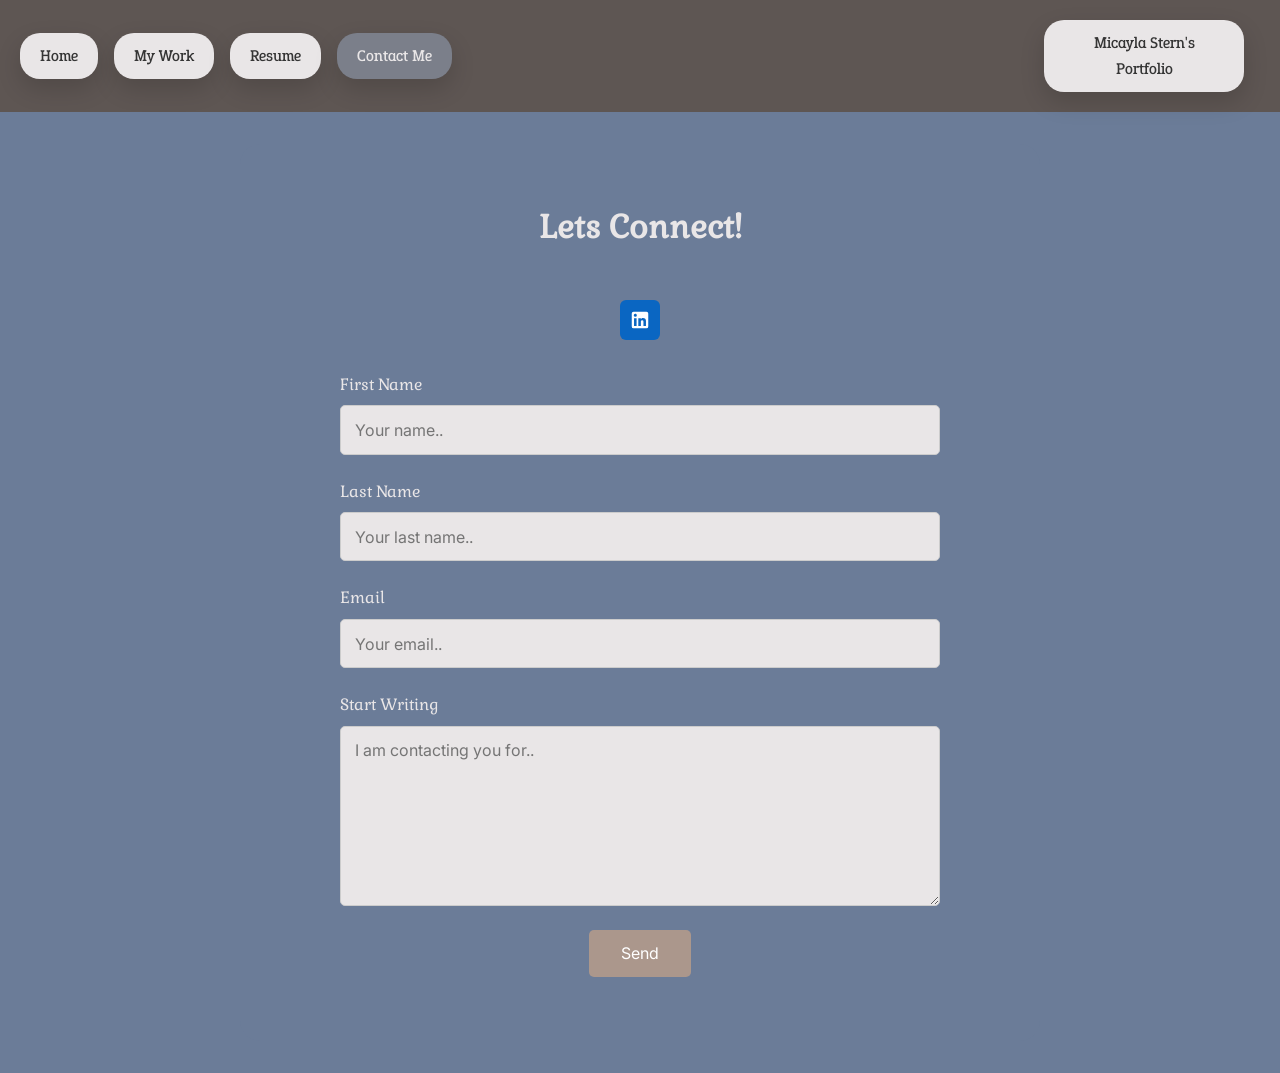
<file: contact.html>
<!DOCTYPE HTML>
<HTML lang="en">
    <head>
        <title>Micayla Stern's Portfolio</title>
        
        <!-- meta tags -->
        <meta charset="us-ascii"><meta content="width=device-width, initail-scale=1.0" name="viewport">
        
        <!-- Style and java script sheets-->
        <link href="./style.css" rel="stylesheet" />
        <!-- ADD JAVA LATER-->
    </head>

    <body>
        <nav>
        <ul>
            <li><a href="index.html" class="boxed-text">Home</a></li>
            <li><a href="projects.html" class="boxed-text">My Work</a></li>
            <li><a href="resume.html" class="boxed-text">Resume</a></li>
            <li><a href="contact.html" class="current">Contact Me</a></li>
            <li><a href="#" class="logo">Micayla Stern's Portfolio</a></li>
        </ul>
    </nav>

    
    
    <div class="mail">
        
        <form id="mail">
            <h1>Lets Connect!</h1>
            <section id="linkedin">
                <a href="https://www.linkedin.com/in/micayla-stern/" 
                target="_blank" 
                rel="noopener noreferrer" 
                aria-label="Connect on LinkedIn"
                style="display: inline-flex; align-items: center; justify-content: center; width: 40px; height: 40px; background-color: #0A66C2; color: #ffffff; border-radius: 6px; text-decoration: none;">
                    <svg xmlns="http://w3.org" width="22" height="22" fill="currentColor" viewBox="0 0 24 24">
                        <path d="M19 3a2 2 0 0 1 2 2v14a2 2 0 0 1-2 2H5a2 2 0 0 1-2-2V5a2 2 0 0 1 2-2h14m-.5 15.5v-5.3a3.26 3.26 0 0 0-3.26-3.26c-.85 0-1.84.52-2.28 1.3v-1.11h-2.79v8.37h2.79v-4.93c0-.77.62-1.4 1.39-1.4a1.4 1.4 0 0 1 1.4 1.4v4.93h2.75M6.88 8.56a1.68 1.68 0 0 0 1.68-1.68c0-.93-.75-1.69-1.68-1.69a1.69 1.69 0 0 0-1.69 1.69c0 .93.76 1.68 1.69 1.68m1.39 9.94v-8.37H5.5v8.37h2.77z"/>
                    </svg>
                </a>
            </section>
             <div class="form-group">
                <label for="fname">First Name</label>
                <input type="text" id="fname" placeholder="Your name..">
            </div>

            <div class="form-group">
                <label for="lname">Last Name</label>
                <input type="text" id="lname" placeholder="Your last name..">
            </div>

            <div class="form-group">
                <label for="email">Email</label>
                <input type="text" id="email" placeholder="Your email..">
            </div>

            <div class="form-group">
                <label for="subject">Start Writing</label>
                <textarea id="subject" placeholder="I am contacting you for.."></textarea>
            </div>

            <input type="submit" value="Send">
        
        </form>
        </div>
        
    </body>
</HTML>
</file>
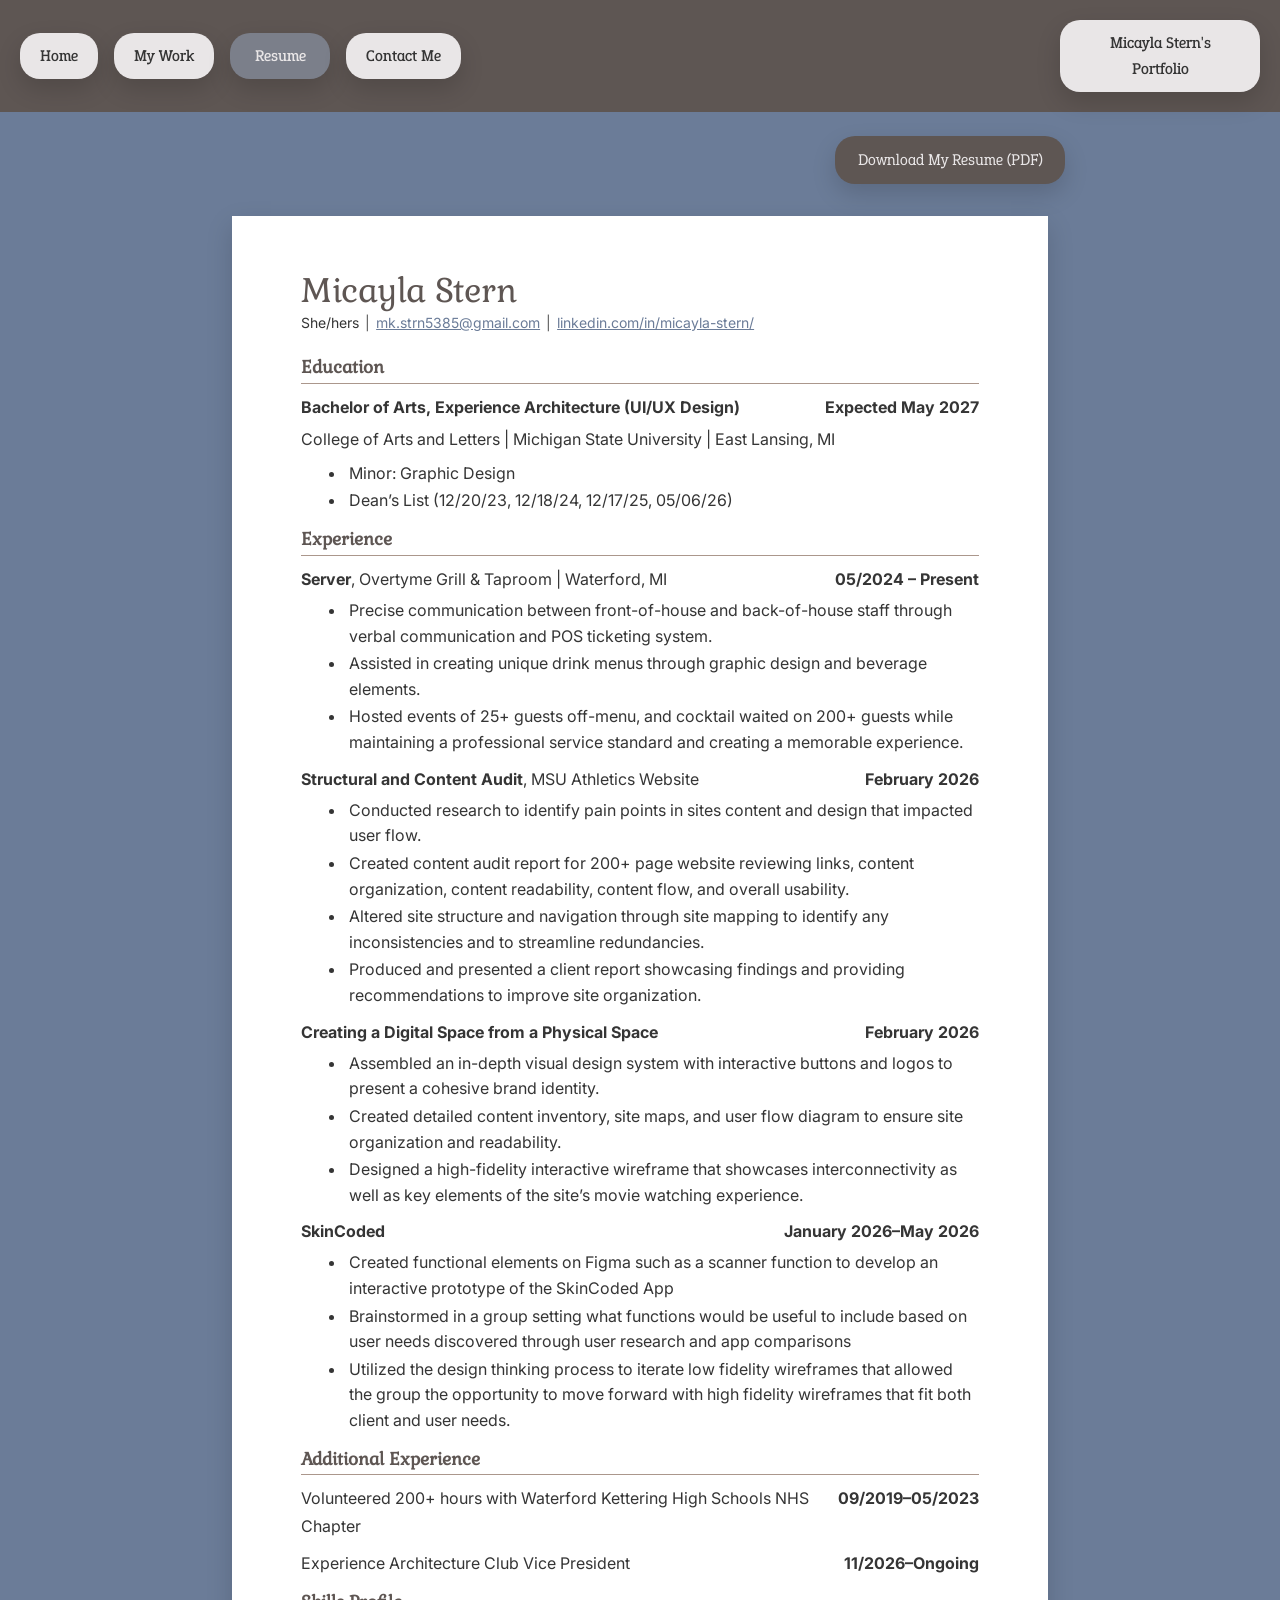
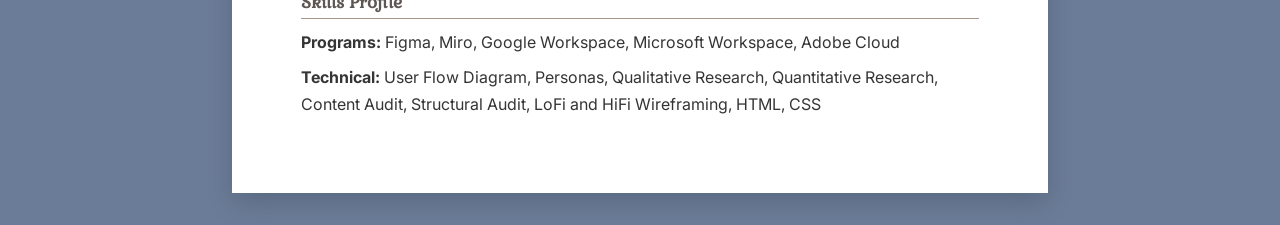
<file: resume.html>
<!DOCTYPE html>
<html lang="en">
<head>
  <meta charset="UTF-8">
  <meta name="viewport" content="width=device-width, initial-scale=1.0">
  <meta name="description" content="Micayla Stern — Experience Architecture and UI/UX Design resume">
  <title>Micayla Stern | Resume</title>
  <link rel="stylesheet" href="resume.css">
</head>
<body>


      <!-- Navigation -->
    <nav>
        <ul>
            <li><a href="index.html" class="boxed-text">Home</a></li>
            <li><a href="projects.html" class="boxed-text">My Work</a></li>
            <li><a href="resume.html" class="current">Resume</a></li>
            <li><a href="contact.html" class="boxed-text">Contact Me</a></li>
            <li><a href="index.html" class="logo">Micayla Stern's Portfolio</a></li>
        </ul>
    </nav>


    <!-- Begin Resume-->
     
    <div class="resume-download-bar">
        <a href="Resume 2026_Micayla Stern.pdf"
            class="resume-download"
            download>
            Download My Resume (PDF)
        </a>
    </div>

  <main class="resume">

    <header class="resume-header">
      <h1>Micayla Stern</h1>
      <p class="contact">
        She/hers <span class="separator">|</span>
        <a href="mailto:mk.strn5385@gmail.com">mk.strn5385@gmail.com</a>
        <span class="separator">|</span>
        <a href="https://linkedin.com/in/micayla-stern/" target="_blank" rel="noopener noreferrer">linkedin.com/in/micayla-stern/</a>
      </p>
    </header>

    <section class="resume-section">
      <h2>Education</h2>
      <div class="entry">
        <div class="entry-heading">
          <p><strong>Bachelor of Arts, Experience Architecture (UI/UX Design)</strong></p>
          <p class="date">Expected May 2027</p>
        </div>
        <p class="subheading">College of Arts and Letters | Michigan State University | East Lansing, MI</p>
        <ul>
          <li>Minor: Graphic Design</li>
          <li>Dean’s List (12/20/23, 12/18/24, 12/17/25, 05/06/26)</li>
        </ul>
      </div>
    </section>

    <section class="resume-section">
      <h2>Experience</h2>

      <div class="entry">
        <div class="entry-heading">
          <p><strong>Server</strong>, Overtyme Grill &amp; Taproom | Waterford, MI</p>
          <p class="date">05/2024 – Present</p>
        </div>
        <ul>
          <li>Precise communication between front-of-house and back-of-house staff through verbal communication and POS ticketing system.</li>
          <li>Assisted in creating unique drink menus through graphic design and beverage elements.</li>
          <li>Hosted events of 25+ guests off-menu, and cocktail waited on 200+ guests while maintaining a professional service standard and creating a memorable experience.</li>
        </ul>
      </div>

      <div class="entry">
        <div class="entry-heading">
          <p><strong>Structural and Content Audit</strong>, MSU Athletics Website</p>
          <p class="date">February 2026</p>
        </div>
        <ul>
          <li>Conducted research to identify pain points in sites content and design that impacted user flow.</li>
          <li>Created content audit report for 200+ page website reviewing links, content organization, content readability, content flow, and overall usability.</li>
          <li>Altered site structure and navigation through site mapping to identify any inconsistencies and to streamline redundancies.</li>
          <li>Produced and presented a client report showcasing findings and providing recommendations to improve site organization.</li>
        </ul>
      </div>

      <div class="entry">
        <div class="entry-heading">
          <p><strong>Creating a Digital Space from a Physical Space</strong></p>
          <p class="date">February 2026</p>
        </div>
        <ul>
          <li>Assembled an in-depth visual design system with interactive buttons and logos to present a cohesive brand identity.</li>
          <li>Created detailed content inventory, site maps, and user flow diagram to ensure site organization and readability.</li>
          <li>Designed a high-fidelity interactive wireframe that showcases interconnectivity as well as key elements of the site’s movie watching experience.</li>
        </ul>
      </div>

      <div class="entry">
        <div class="entry-heading">
          <p><strong>SkinCoded</strong></p>
          <p class="date">January 2026–May 2026</p>
        </div>
        <ul>
          <li>Created functional elements on Figma such as a scanner function to develop an interactive prototype of the SkinCoded App</li>
          <li>Brainstormed in a group setting what functions would be useful to include based on user needs discovered through user research and app comparisons</li>
          <li>Utilized the design thinking process to iterate low fidelity wireframes that allowed the group the opportunity to move forward with high fidelity wireframes that fit both client and user needs.</li>
        </ul>
      </div>
    </section>

    <section class="resume-section">
      <h2>Additional Experience</h2>
      <div class="entry">
        <div class="entry-heading">
          <p>Volunteered 200+ hours with Waterford Kettering High Schools NHS Chapter</p>
          <p class="date">09/2019–05/2023</p>
        </div>
      </div>
      <div class="entry">
        <div class="entry-heading">
          <p>Experience Architecture Club Vice President</p>
          <p class="date">11/2026–Ongoing</p>
        </div>
      </div>
    </section>

    <section class="resume-section">
      <h2>Skills Profile</h2>
      <p class="skill-line"><strong>Programs:</strong> Figma, Miro, Google Workspace, Microsoft Workspace, Adobe Cloud</p>
      <p class="skill-line"><strong>Technical:</strong> User Flow Diagram, Personas, Qualitative Research, Quantitative Research, Content Audit, Structural Audit, LoFi and HiFi Wireframing, HTML, CSS</p>
    </section>
  </main>
</body>
</html>
</file>
<file: style.css>
/* ========================================
   1. GOOGLE FONTS
======================================== */

@import url('https://fonts.googleapis.com/css2?family=Epunda+Slab:wght@300..900&family=Gabriela&family=Inter:wght@400;500;600;700&display=swap');


/* ========================================
   2. ROOT VARIABLES
======================================== */

:root {
    /* Colors */
    --color-blue: #6B7C98;
    --color-dark: #5E5653;
    --color-gray: #7B7F8A;
    --color-gray-dark: #646770;
    --color-cream: #E9E6E7;
    --color-tan: #AB978C;
    --color-text: #353535;

    /* Fonts */
    --font-heading: 'Gabriela', serif;
    --font-nav: 'Epunda Slab', serif;
    --font-body: 'Inter', sans-serif;

    /* Spacing */
    --spacing-xs: 0.5rem;
    --spacing-sm: 1rem;
    --spacing-md: 1.5rem;
    --spacing-lg: 2rem;
    --spacing-xl: 3rem;
    --spacing-2xl: 4rem;

    /* Borders and shadows */
    --border-radius: 20px;
    --border-width: 5px;
    --shadow: 0 10px 25px rgba(0, 0, 0, 0.15);
}


/* ========================================
   3. GLOBAL STYLES
======================================== */

* {
    box-sizing: border-box;
}

html {
    scroll-behavior: smooth;
}

body {
    margin: 0;
    padding: 0;
    background-color: var(--color-blue);
    color: var(--color-text);
    font-family: var(--font-body);
    font-size: 1rem;
    line-height: 1.6;
}

img {
    display: block;
    max-width: 100%;
    height: auto;
}

h1, h2, h3, h4 {
    font-family: var(--font-heading);
    line-height: 1.2;
    margin-top: 0;
}

p {
    font-family: var(--font-body);
    font-size: 1rem;
    line-height: 1.7;
    margin-top: 0;
}

/* ========================================
   4. NAVIGATION 
======================================== */

nav {
    position: sticky;
    top: 0;
    z-index: 100;
}

nav ul {
    display: flex;
    flex-direction: row;
    align-items: center;
    justify-content: center;
    gap: var(--spacing-xs);
    background-color: var(--color-dark);
    margin: 0;
    padding: var(--spacing-sm);
    list-style: none;
}

nav ul li {
    list-style: none;
}

nav ul li a {
    display: block;
    padding: 0.65rem 1.25rem;
    margin: 0.25rem;
    border-radius: var(--border-radius);
    text-decoration: none;
    text-align: center;
    color: var(--color-text);
    background-color: var(--color-cream);
    font-family: var(--font-nav);
    font-weight: 500;
    box-shadow: var(--shadow);
    transition: background-color 0.2s ease, color 0.2s ease;
}

nav ul li a:hover,
nav ul li a:focus-visible {
    background-color: var(--color-gray);
    color: var(--color-cream);
}

/* Current page */

nav ul li a.current {
    background-color: var(--color-gray);
    color: var(--color-cream);
    min-width: 100px;
}

/* Hover and keyboard focus */

nav ul li a:hover,
nav ul li a:focus-visible {
    background-color: var(--color-gray);
    color: var(--color-cream);
}

nav ul li a.current:hover {
    background-color: var(--color-gray-dark);
}

/* Logo */

.logo {
    background-color: var(--color-cream);
    width: 200px;
    border-radius: var(--border-radius);
    text-align: center;
    box-shadow: var(--shadow);
}


/* ========================================
   5. MAIN HEADINGS
======================================== */

/* Accessibility motto / Hero section */

#dp {
    font-family: var(--font-heading);
    text-align: center;
    color: var(--color-cream);
    padding: var(--spacing-xl) var(--spacing-md);
}

#dp h1 {
    font-size: clamp(2.25rem, 6vw, 4rem);
    margin-bottom: var(--spacing-sm);
}

#dp h2 {
    font-size: clamp(1.5rem, 4vw, 2.5rem);
    margin-bottom: var(--spacing-md);
}

/* General section heading */

.heading {
    font-family: var(--font-heading);
    text-align: center;
    color: var(--color-cream);
    font-size: clamp(1.75rem, 4vw, 2.75rem);
    line-height: 1.3;
    padding: var(--spacing-lg) var(--spacing-sm);
    margin: 0;
}

/* ========================================
   6. MINI ABOUT ME
======================================== */

#sm-abt-me {
    display: flex;
    flex-wrap: wrap;
    justify-content: center;
    align-items: center;
    gap: var(--spacing-xl);
    margin: var(--spacing-lg) auto;
    padding: 0 var(--spacing-lg);
    max-width: 1200px;
}

#sm-abt-me img {
    width: 100%;
    max-width: 400px;
    border: var(--border-width) solid var(--color-dark);
    border-radius: var(--border-radius);
    box-shadow: var(--shadow);
    object-fit: cover;
}

#sm-abt-me div {
    flex: 1 1 300px;
    max-width: 500px;
    padding: var(--spacing-lg);
    border: var(--border-width) solid var(--color-tan);
    border-radius: var(--border-radius);
    background-color: var(--color-cream);
    box-shadow: var(--shadow);
}

#sm-abt-me p {
    font-family: var(--font-body);
    font-size: 1rem;
    line-height: 1.8;
    text-align: left;
    text-indent: 1.5em;
    margin: 0;
}


/* ========================================
   7. PORTFOLIO PREVIEW
======================================== */

#sp div {
    display: flex;
    flex-wrap: wrap;
    justify-content: center;
    align-items: center;
    gap: var(--spacing-lg);
    margin: var(--spacing-lg) auto;
    padding: 0 var(--spacing-md);
}

#sp p {
    display: flex;
    align-items: center;
    justify-content: center;
    text-align: center;
    font-size: 1rem;
    line-height: 1.5;
    padding: var(--spacing-lg);
    margin: 0;
    width: 160px;
    min-height: 160px;
    border: var(--border-width) solid var(--color-tan);
    border-radius: 50%;
    background-color: var(--color-cream);
    box-shadow: var(--shadow);
}


/* ========================================
   8. PRIMARY SKILLS
======================================== */

#ps div {
    display: flex;
    flex-wrap: wrap;
    justify-content: center;
    align-items: center;
    gap: var(--spacing-lg);
    margin: var(--spacing-lg) auto;
    padding: 0 var(--spacing-md);
}

#ps p {
    display: flex;
    align-items: center;
    justify-content: center;
    text-align: center;
    font-size: 1rem;
    line-height: 1.5;
    padding: var(--spacing-lg);
    margin: 0;
    width: 160px;
    min-height: 120px;
    border: var(--border-width) solid var(--color-tan);
    border-radius: var(--border-radius);
    background-color: var(--color-cream);
    box-shadow: var(--shadow);
}


/* ========================================
   9. SECONDARY SKILLS
======================================== */

#ss div {
    display: flex;
    flex-wrap: wrap;
    justify-content: center;
    align-items: center;
    gap: var(--spacing-lg);
    margin: var(--spacing-lg) auto;
    padding: 0 var(--spacing-md);
}

#ss p {
    display: flex;
    align-items: center;
    justify-content: center;
    text-align: center;
    font-size: 1rem;
    line-height: 1.5;
    padding: var(--spacing-lg);
    margin: 0;
    width: 160px;
    min-height: 120px;
    border: var(--border-width) solid var(--color-tan);
    border-radius: var(--border-radius);
    background-color: var(--color-cream);
    box-shadow: var(--shadow);
}

/* =======================
    10. Beyond the Screen 
==========================*/

#beyond > div {
    display: flex;
    flex-wrap: wrap;
    justify-content: center;
    align-items: center;
    gap: var(--spacing-lg);
    margin: var(--spacing-lg) auto;
    padding: 0 var(--spacing-md);
}

#beyond p {
    display: flex;
    align-items: center;
    justify-content: center;
    text-align: center;
    font-size: 1rem;
    line-height: 1.5;
    padding: var(--spacing-lg);
    margin: 0;
    width: 160px;
    min-height: 120px;
    border: var(--border-width) solid var(--color-tan);
    border-radius: var(--border-radius);
    background-color: var(--color-cream);
    box-shadow: var(--shadow);
}

#beyond img {
    width: 160px;
    height: 160px;
    object-fit: cover;
    border: var(--border-width) solid var(--color-tan);
    border-radius: 50%;
    background-color: var(--color-cream);
    box-shadow: var(--shadow);
    transition: transform 0.2s ease;
}

#beyond img:hover {
    transform: scale(1.05);
}

/* ========================================
   10. CONTACT FORM
======================================== */

/* Main form container */

.mail {
    max-width: 800px;
    width: calc(100% - 2rem);
    margin: var(--spacing-lg) auto;
    padding: var(--spacing-lg);
    border-radius: var(--border-radius);
    background-color: var(--color-blue);
}

/* Form layout */

#mail {
    display: flex;
    flex-direction: column;
    align-items: center;
    font-family: var(--font-heading);
    color: var(--color-cream);
    padding: var(--spacing-lg);
}

/* Form groups */

.form-group {
    display: flex;
    flex-direction: column;
    width: 100%;
    max-width: 600px;
    margin-bottom: var(--spacing-md);
}

/* Labels */

.form-group label {
    text-align: left;
    font-size: 1rem;
    margin-bottom: var(--spacing-xs);
}

/* Inputs */

.form-group input,
.form-group textarea {
    width: 100%;
    padding: 0.85rem;
    border: 1px solid #ccc;
    border-radius: 5px;
    font-family: var(--font-body);
    font-size: 1rem;
    background-color: var(--color-cream);
}

/* Message box */

.form-group textarea {
    min-height: 180px;
    resize: vertical;
}

/* Submit button */

#mail input[type="submit"] {
    background-color: var(--color-tan);
    color: white;
    padding: 0.85rem 2rem;
    border: none;
    border-radius: 5px;
    font-size: 1rem;
    font-family: var(--font-body);
    cursor: pointer;
    transition: background-color 0.2s ease;
}

#mail input[type="submit"]:hover,
#mail input[type="submit"]:focus-visible {
    background-color: var(--color-dark);
}


/* ========================================
   11. CONTACT PAGE
======================================== */

#linkedin {
    margin: var(--spacing-lg);
}


/* ========================================
   12. ACCESSIBILITY
======================================== */

a:focus-visible,
button:focus-visible,
input:focus-visible,
textarea:focus-visible {
    outline: 3px solid var(--color-cream);
    outline-offset: 3px;
}


/* ========================================
   13. RESPONSIVE DESIGN
======================================== */

/* Tablets and small laptops */

@media screen and (min-width: 600px) {

    nav ul {
        flex-direction: row;
        justify-content: flex-start;
        flex-wrap: wrap;
    }

    nav ul li:last-child {
        margin-left: auto;
        padding-right: var(--spacing-sm);
    }

    #sm-abt-me {
        gap: var(--spacing-lg);
    }

}

/* Desktop */

@media screen and (min-width: 900px) {

    #sm-abt-me {
        gap: var(--spacing-2xl);
    }

    #sp div,
    #ps div,
    #ss div {
        gap: var(--spacing-xl);
    }

}

/* Mobile devices */

@media screen and (max-width: 599px) {

    nav ul {
        gap: 0.25rem;
    }

    nav ul li a {
        margin: 0.2rem;
        padding: 0.55rem 1rem;
    }

    #dp {
        padding: var(--spacing-lg) var(--spacing-sm);
    }

    #sm-abt-me {
        flex-direction: column;
        gap: var(--spacing-lg);
        margin: var(--spacing-md) auto;
        padding: 0 var(--spacing-sm);
    }

    #sm-abt-me img {
        max-width: 100%;
    }

    #sm-abt-me div {
        width: 100%;
        padding: var(--spacing-md);
    }

    #sm-abt-me p {
        font-size: 0.95rem;
    }

    #sp div,
    #ps div,
    #ss div {
        gap: var(--spacing-md);
        margin: var(--spacing-md) auto;
    }

    #sp p {
        width: 135px;
        min-height: 135px;
        padding: var(--spacing-sm);
        font-size: 0.9rem;
    }

    #ps p,
    #ss p {
        width: 135px;
        min-height: 110px;
        padding: var(--spacing-sm);
        font-size: 0.9rem;
    }

    .mail {
        padding: var(--spacing-sm);
    }

    #mail {
        padding: var(--spacing-sm);
    }

    #linkedin {
        margin: var(--spacing-sm);
    }

}
</file>
<file: resume.css>
/* ========================================
   1. GOOGLE FONTS
======================================== */

@import url('https://fonts.googleapis.com/css2?family=Epunda+Slab:wght@300..900&family=Gabriela&family=Inter:wght@400;500;600;700&display=swap');


/* ========================================
   2. ROOT VARIABLES
======================================== */

:root {
    /* Colors */
    --color-blue: #6B7C98;
    --color-dark: #5E5653;
    --color-gray: #7B7F8A;
    --color-gray-dark: #646770;
    --color-cream: #E9E6E7;
    --color-tan: #AB978C;
    --color-text: #353535;

    /* Fonts */
    --font-heading: 'Gabriela', serif;
    --font-nav: 'Epunda Slab', serif;
    --font-body: 'Inter', sans-serif;

    /* Spacing */
    --spacing-xs: 0.5rem;
    --spacing-sm: 1rem;
    --spacing-md: 1.5rem;
    --spacing-lg: 2rem;
    --spacing-xl: 3rem;
    --spacing-2xl: 4rem;

    /* Borders and shadows */
    --border-radius: 20px;
    --border-width: 5px;
    --shadow: 0 10px 25px rgba(0, 0, 0, 0.15);
}


/* ========================================
   3. GLOBAL STYLES
======================================== */

* {
    box-sizing: border-box;
}

html {
    scroll-behavior: smooth;
}

body {
    margin: 0;
    padding: 0;
    background-color: var(--color-blue);
    color: var(--color-text);
    font-family: var(--font-body);
    font-size: 1rem;
    line-height: 1.6;
}

img {
    display: block;
    max-width: 100%;
    height: auto;
}

h1, h2, h3, h4 {
    font-family: var(--font-heading);
    line-height: 1.2;
    margin-top: 0;
}

p {
    font-family: var(--font-body);
    font-size: 1rem;
    line-height: 1.7;
    margin-top: 0;
}


/* ========================================
   4. NAVIGATION
======================================== */

nav {
    position: sticky;
    top: 0;
    z-index: 100;
}

nav ul {
    display: flex;
    flex-direction: row;
    align-items: center;
    justify-content: flex-start;
    gap: var(--spacing-xs);
    background-color: var(--color-dark);
    margin: 0;
    padding: var(--spacing-sm);
    list-style: none;
}

nav ul li {
    list-style: none;
}

nav ul li a {
    display: block;
    padding: 0.65rem 1.25rem;
    margin: 0.25rem;
    border-radius: var(--border-radius);
    text-decoration: none;
    text-align: center;
    color: var(--color-text);
    background-color: var(--color-cream);
    font-family: var(--font-nav);
    font-weight: 500;
    box-shadow: var(--shadow);
    transition: background-color 0.2s ease,
                color 0.2s ease;
}

/* Hover and keyboard focus */

nav ul li a:hover,
nav ul li a:focus-visible {
    background-color: var(--color-gray);
    color: var(--color-cream);
}

/* Current page */

nav ul li a.current {
    background-color: var(--color-gray);
    color: var(--color-cream);
    min-width: 100px;
}

nav ul li a.current:hover {
    background-color: var(--color-gray-dark);
}

/* Logo */

nav ul li:last-child {
    margin-left: auto;
}

.logo {
    display: flex;
    align-items: center;
    justify-content: center;
    background-color: var(--color-cream);
    width: 200px;
    border-radius: var(--border-radius);
    text-align: center;
    box-shadow: var(--shadow);
}


/* ========================================
   5. RESUME PAPER
======================================== */

.resume {
    width: min(100% - 2rem, 8.5in);
    min-height: 11in;
    margin: 2rem auto;
    padding: 0.58in 0.72in 0.62in;
    background: #ffffff;
    box-shadow: var(--shadow);
}

.resume-header {
    margin-bottom: 22px;
}

.resume-header h1 {
    margin: 0 0 2px;
    color: var(--color-dark);
    font-size: 25pt;
    line-height: 1.12;
    font-weight: 400;
    letter-spacing: -0.45px;
}

.contact {
    margin: 0;
    font-size: 10.5pt;
}

.contact a {
    color: var(--color-blue);
    text-decoration: underline;
    text-underline-offset: 1px;
}

.separator {
    color: #555;
    padding: 0 2px;
}

.resume-section {
    margin: 0 0 15px;
    scroll-margin-top: 1rem;
}

.resume-section h2 {
    margin: 0 0 10px;
    padding: 0 0 5px;
    color: var(--color-dark);
    border-bottom: 1px solid var(--color-tan);
    font-size: 13pt;
    line-height: 1.2;
    font-weight: 700;
}

.entry {
    margin: 0 0 10px;
    break-inside: avoid;
    page-break-inside: avoid;
}

.entry-heading {
    display: flex;
    justify-content: space-between;
    align-items: baseline;
    gap: 16px;
    margin: 0 0 5px;
}

.entry-heading p {
    margin: 0;
}

.date {
    flex: 0 0 auto;
    white-space: nowrap;
    text-align: right;
    font-weight: 700;
}

.subheading {
    margin: 0 0 8px;
}

.resume ul {
    margin: 0 0 0 28px;
    padding-left: 17px;
}

.resume li {
    padding-left: 3px;
    margin: 0 0 2px;
}

.skill-line {
    margin: 0 0 8px;
}

strong {
    font-weight: 700;
}


/* ========================================
   6. RESPONSIVE STYLES
======================================== */

@media (max-width: 640px) {
    nav ul {
        flex-direction: row;
        flex-wrap: wrap;
        gap: 0.25rem;
    }

    nav ul li a {
        padding: 0.55rem 0.8rem;
        font-size: 0.9rem;
    }

    .resume {
        width: 100%;
        min-height: 100vh;
        margin: 1rem 0 0;
        padding: 28px 22px 36px;
        box-shadow: none;
    }

    .resume-header h1 {
        font-size: 23pt;
    }

    .contact {
        line-height: 1.65;
        overflow-wrap: anywhere;
    }

    .entry-heading {
        display: block;
    }

    .date {
        text-align: left;
        margin-top: 2px !important;
    }

    .resume ul {
        margin-left: 18px;
    }
}


/* ========================================
   7. PRINT STYLES
======================================== */

@page {
    size: letter;
    margin: 0;
}

@media print {
    html,
    body {
        background: #ffffff;
    }

    body {
        font-size: 10.5pt;
        print-color-adjust: exact;
        -webkit-print-color-adjust: exact;
    }

    nav {
        display: none;
    }

    .resume {
        width: 100%;
        min-height: 0;
        margin: 0;
        padding: 0.55in 0.68in 0.55in;
        box-shadow: none;
    }

    .resume-header {
        margin-bottom: 18px;
    }

    .resume-section {
        margin-bottom: 12px;
    }

    .entry {
        margin-bottom: 8px;
    }
}


/* ========================================
   RESUME DOWNLOAD BUTTON
======================================== */

.resume-download-bar {
    max-width: 850px; /* Match this to your resume paper width */
    margin: 0 auto var(--spacing-md);
    padding-top: var(--spacing-md);
    text-align: right;
}

.resume-download {
    display: inline-block;
    padding: 0.7rem 1.4rem;
    background-color: var(--color-dark);
    color: var(--color-cream);
    border-radius: var(--border-radius);
    text-decoration: none;
    font-family: var(--font-nav);
    box-shadow: var(--shadow);
    transition: background-color 0.2s ease, transform 0.2s ease;
}

.resume-download:hover,
.resume-download:focus-visible {
    background-color: var(--color-gray);
    color: var(--color-cream);
    transform: translateY(-2px);
}
</file>
